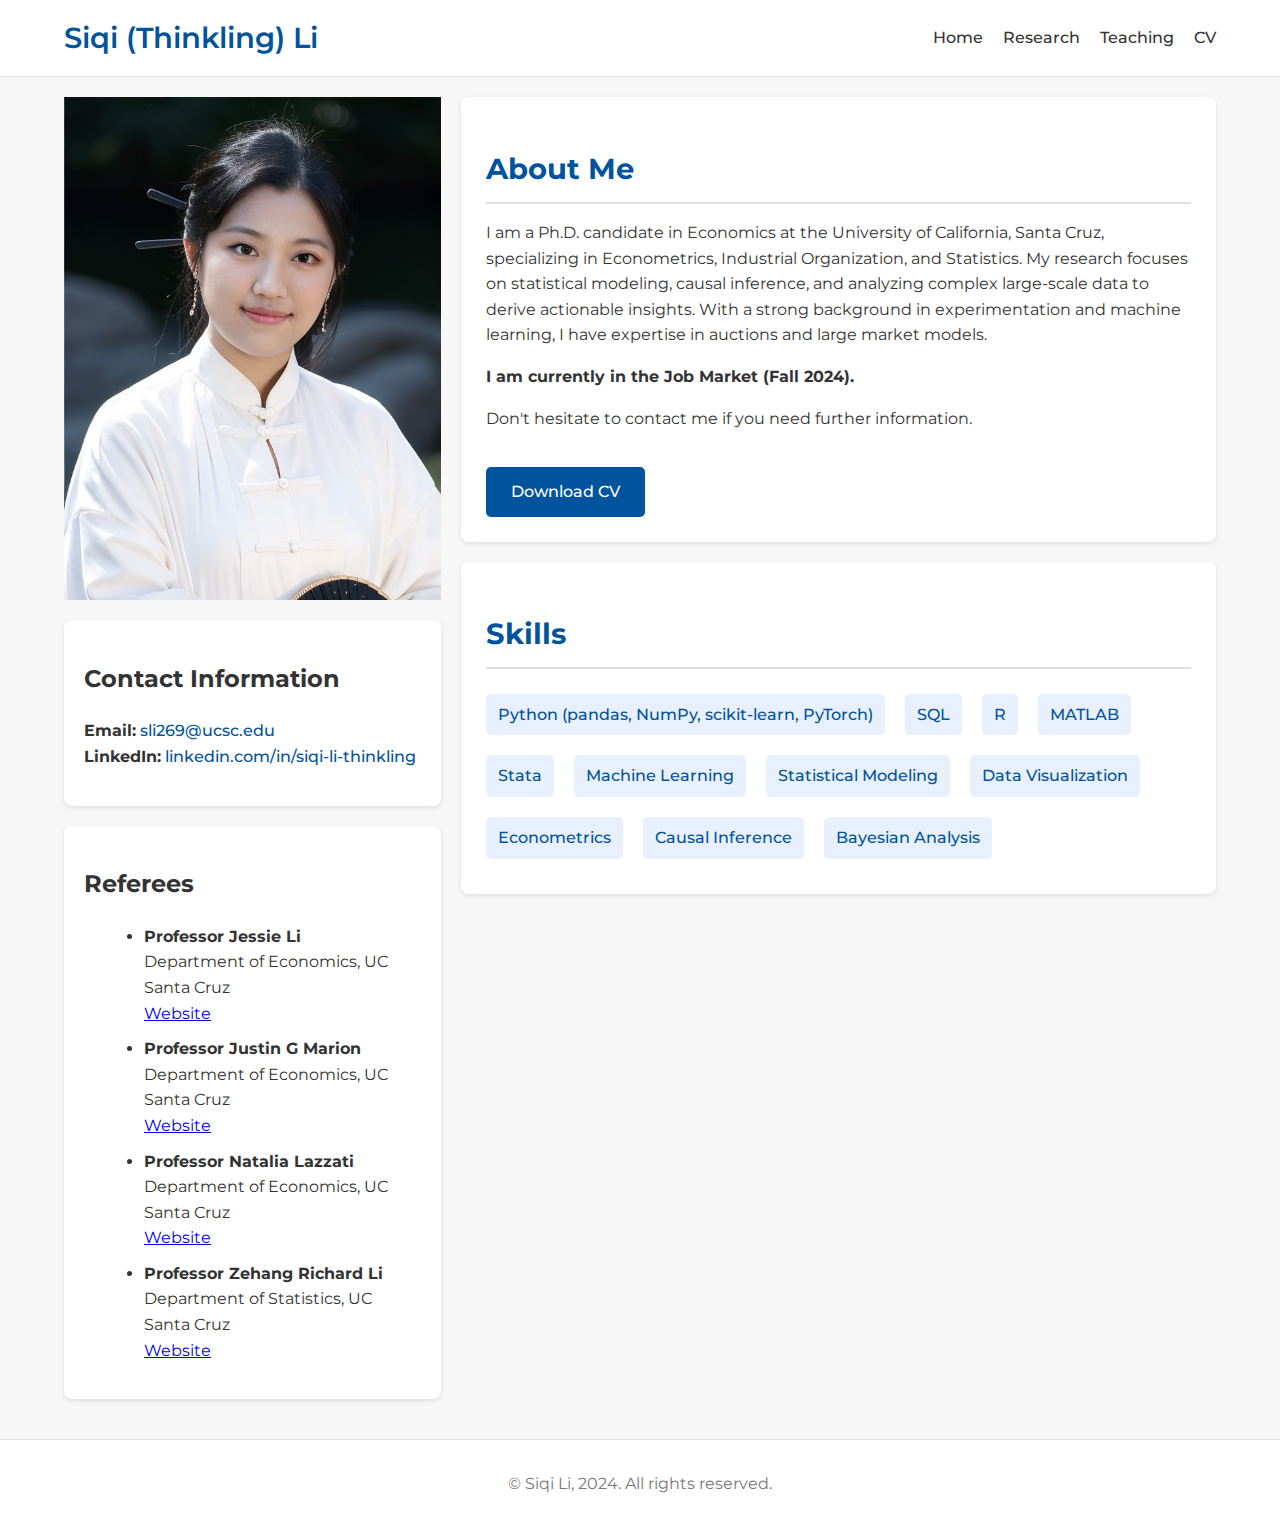
<file: index.html>
<!DOCTYPE html>
<html lang="en">
<head>
    <meta charset="UTF-8">
    <title>Siqi Li - Ph.D. Candidate in Economics</title>
    <meta name="viewport" content="width=device-width, initial-scale=1.0">
    <!-- Favicon -->
    <link rel="icon" href="favicon.ico" type="image/x-icon">
    <!-- External Stylesheet -->
    <link rel="stylesheet" href="styles.css">
    <!-- Meta Description and Keywords for SEO -->
    <meta name="description" content="Siqi Li's personal website - Ph.D. Candidate in Economics specializing in Econometrics, Industrial Organization, and Statistics.">
    <meta name="keywords" content="Siqi Li, Economics, PhD Candidate, Econometrics, Industrial Organization, Statistics">
</head>
<body>

    <!-- Header Section -->
    <header>
        <div class="container">
            <h1>Siqi (Thinkling) Li</h1>
            <nav>
                <div class="nav-links">
                    <a href="index.html">Home</a>
                    <a href="research.html">Research</a>
                    <a href="teaching.html">Teaching</a>
                    <a href="Siqi Li - CV.pdf" target="_blank">CV</a>
                </div>
            </nav>
        </div>
    </header>

    <div class="container">

        <div class="main-content">

            <!-- Left Column -->
            <div class="left-column">
                <!-- Profile Picture -->
                <img src="1.png" alt="Photo of Siqi Li">

                <!-- Contact Information -->
                <div class="contact-info">
                    <h2>Contact Information</h2>
                    <p>
                        <strong>Email:</strong> <a href="mailto:sli269@ucsc.edu">sli269@ucsc.edu</a><br>
                        <strong>LinkedIn:</strong> <a href="https://www.linkedin.com/in/siqi-li-thinkling/" target="_blank">linkedin.com/in/siqi-li-thinkling</a>
                    </p>
                </div>

                <!-- Referees Section -->
                <div class="referees-list">
                    <h2>Referees</h2>
                    <ul>
                        <li>
                            <strong>Professor Jessie Li</strong><br>
                            Department of Economics, UC Santa Cruz<br>
                            <a href="https://people.ucsc.edu/~jeqli/" target="_blank">Website</a>
                        </li>
                        <li>
                            <strong>Professor Justin G Marion</strong><br>
                            Department of Economics, UC Santa Cruz<br>
                            <a href="https://sites.google.com/view/justinmarion/home" target="_blank">Website</a>
                        </li>
                        <li>
                            <strong>Professor Natalia Lazzati</strong><br>
                            Department of Economics, UC Santa Cruz<br>
                            <a href="https://people.ucsc.edu/~nlazzati/index.html" target="_blank">Website</a>
                        </li>             
                       <li>
                            <strong>Professor Zehang Richard Li</strong><br>
                            Department of Statistics, UC Santa Cruz<br>
                            <a href="https://zehangli.com/" target="_blank">Website</a>
                        </li>                                               
                        <!-- Add more referees as needed -->
                    </ul>
                </div>
            </div>

            <!-- Right Column -->
            <div class="right-column">

                <!-- Introduction Section -->
                <section id="intro">
                    <h2>About Me</h2>
                    <p>
                        I am a Ph.D. candidate in Economics at the University of California, Santa Cruz, specializing in Econometrics, Industrial Organization, and Statistics. My research focuses on statistical modeling, causal inference, and analyzing complex large-scale data to derive actionable insights. With a strong background in experimentation and machine learning, I have expertise in auctions and large market models.
                    </p>
                    <strong>
                        I am currently in the Job Market (Fall 2024). 
                    </strong>
                    <p>
                            Don't hesitate to contact me if you need further information.
                    </p>
                    <!-- CV Download Button -->
                    <a href="Siqi Li - CV.pdf" class="cv-button" target="_blank">Download CV</a>
                </section>

                <!-- Skills Section -->
                <section id="skills">
                    <h2>Skills</h2>
                    <div class="skills-list">
                        <div class="skill-item">Python (pandas, NumPy, scikit-learn, PyTorch)</div>
                        <div class="skill-item">SQL</div>
                        <div class="skill-item">R</div>
                        <div class="skill-item">MATLAB</div>
                        <div class="skill-item">Stata</div>
                        <div class="skill-item">Machine Learning</div>
                        <div class="skill-item">Statistical Modeling</div>
                        <div class="skill-item">Data Visualization</div>
                        <div class="skill-item">Econometrics</div>
                        <div class="skill-item">Causal Inference</div>
                        <div class="skill-item">Bayesian Analysis</div>
                    </div>
                </section>

            </div>

        </div>

    </div>

    <!-- Footer Section -->
    <footer>
        <p>&copy; Siqi Li, 2024. All rights reserved.</p>
    </footer>

</body>
</html>
</file>
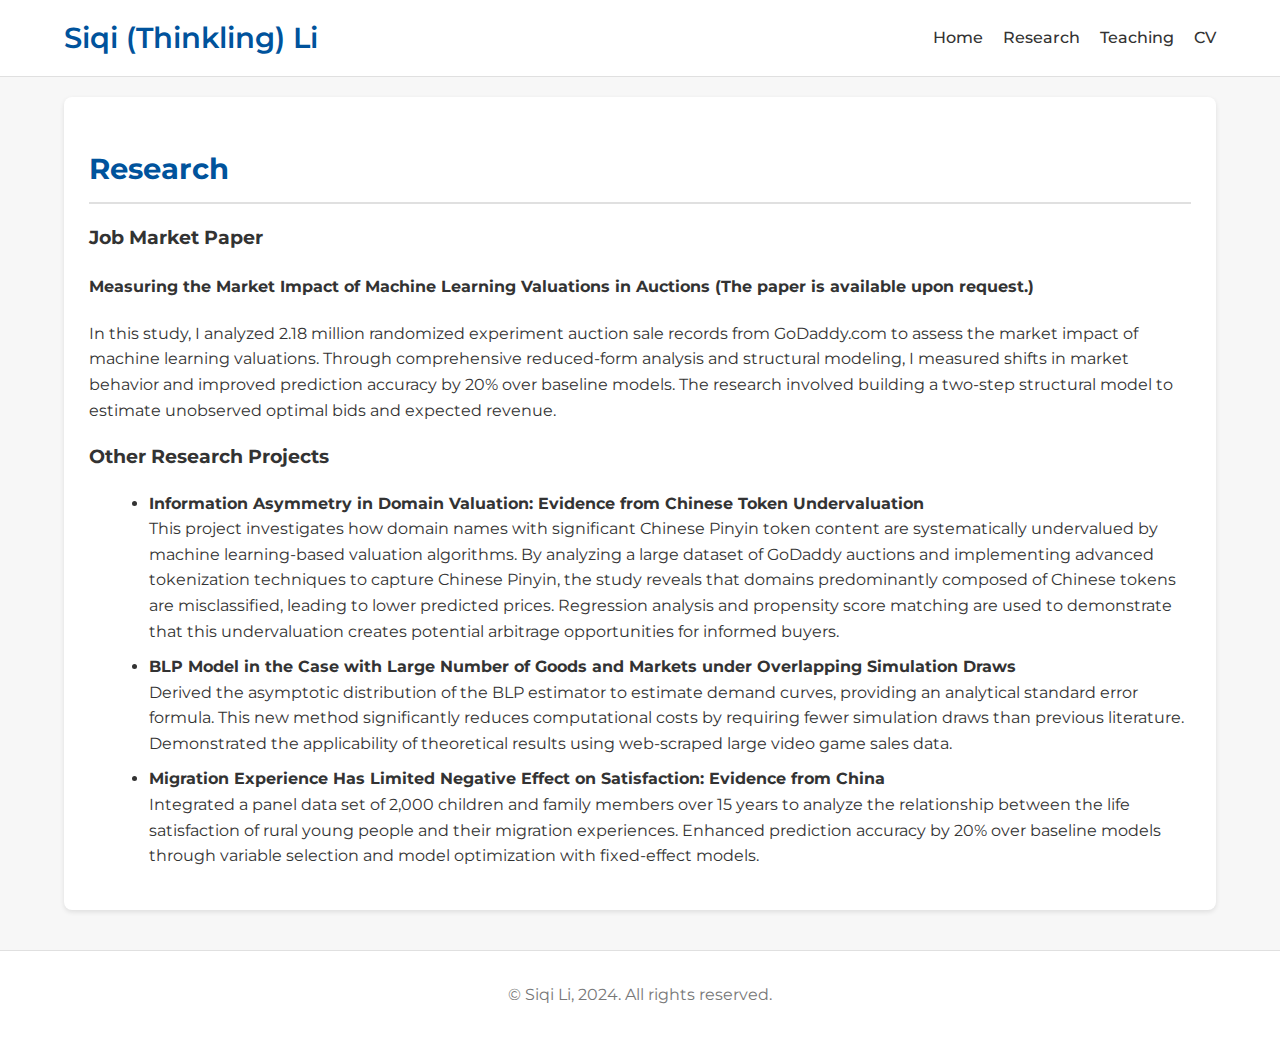
<file: research.html>
<!DOCTYPE html>
<html lang="en">
<head>
    <meta charset="UTF-8">
    <title>Research - Siqi Li</title>
    <meta name="viewport" content="width=device-width, initial-scale=1.0">
    <!-- Favicon -->
    <link rel="icon" href="favicon.ico" type="image/x-icon">
    <!-- External Stylesheet -->
    <link rel="stylesheet" href="styles.css">
    <!-- Meta Description and Keywords for SEO -->
    <meta name="description" content="Research projects and publications by Siqi Li, Ph.D. Candidate in Economics specializing in Econometrics, Industrial Organization, and Statistics.">
    <meta name="keywords" content="Siqi Li, Research, Economics, Econometrics, Industrial Organization, Statistics">
</head>
<body>

    <!-- Header Section -->
    <header>
        <div class="container">
            <h1>Siqi (Thinkling) Li</h1>
            <nav>
                <div class="nav-links">
                    <a href="index.html">Home</a>
                    <a href="research.html">Research</a>
                    <a href="teaching.html">Teaching</a>
                    <a href="Siqi Li - CV.pdf" target="_blank">CV</a>
                </div>
            </nav>
        </div>
    </header>

    <div class="container">

        <!-- Research Section -->
        <section id="research">
            <h2>Research</h2>

            <h3>Job Market Paper</h3>
            <h4>Measuring the Market Impact of Machine Learning Valuations in Auctions (The paper is available upon request.)</h4>
            <p>
                In this study, I analyzed 2.18 million randomized experiment auction sale records from GoDaddy.com to assess the market impact of machine learning valuations. Through comprehensive reduced-form analysis and structural modeling, I measured shifts in market behavior and improved prediction accuracy by 20% over baseline models. The research involved building a two-step structural model to estimate unobserved optimal bids and expected revenue.
            </p>
            <!-- Provide a link to your paper if available -->
            <!-- <a href="Job_Market_Paper_Siqi_Li.pdf" class="cv-button" target="_blank">Download Paper</a> -->

            <h3>Other Research Projects</h3>
            <ul>
                <li>
                    <strong>Information Asymmetry in Domain Valuation: Evidence from Chinese Token Undervaluation</strong><br>
                    This project investigates how domain names with significant Chinese Pinyin token content are systematically undervalued by machine learning-based valuation algorithms. By analyzing a large dataset of GoDaddy auctions and implementing advanced tokenization techniques to capture Chinese Pinyin, the study reveals that domains predominantly composed of Chinese tokens are misclassified, leading to lower predicted prices. Regression analysis and propensity score matching are used to demonstrate that this undervaluation creates potential arbitrage opportunities for informed buyers.
                </li>
                <li>
                    <strong>BLP Model in the Case with Large Number of Goods and Markets under Overlapping Simulation Draws</strong><br>
                    Derived the asymptotic distribution of the BLP estimator to estimate demand curves, providing an analytical standard error formula. This new method significantly reduces computational costs by requiring fewer simulation draws than previous literature. Demonstrated the applicability of theoretical results using web-scraped large video game sales data.
                </li>
                <li>
                    <strong>Migration Experience Has Limited Negative Effect on Satisfaction: Evidence from China</strong><br>
                    Integrated a panel data set of 2,000 children and family members over 15 years to analyze the relationship between the life satisfaction of rural young people and their migration experiences. Enhanced prediction accuracy by 20% over baseline models through variable selection and model optimization with fixed-effect models.
                </li>

            </ul>
        </section>

        <!-- Optional: Skills Section -->
        <!-- You can include the Skills section here as well if desired -->

    </div>

    <!-- Footer Section -->
    <footer>
        <p>&copy; Siqi Li, 2024. All rights reserved.</p>
    </footer>

</body>
</html>
</file>
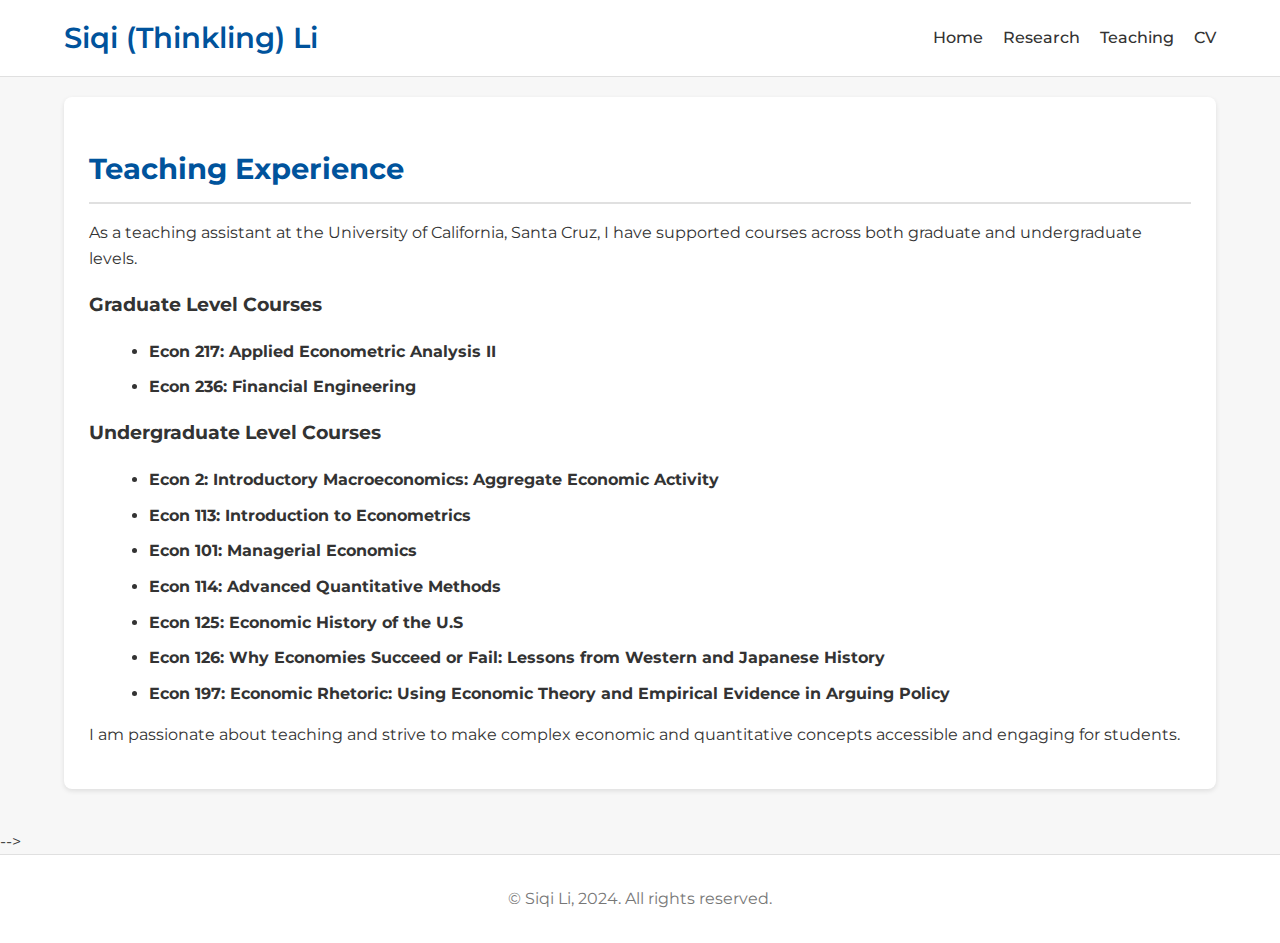
<file: teaching.html>
<!DOCTYPE html>
<html lang="en">
<head>
    <meta charset="UTF-8">
    <title>Teaching - Siqi Li</title>
    <meta name="viewport" content="width=device-width, initial-scale=1.0">
    <!-- Favicon -->
    <link rel="icon" href="favicon.ico" type="image/x-icon">
    <!-- External Stylesheet -->
    <link rel="stylesheet" href="styles.css">
    <!-- Meta Description and Keywords for SEO -->
    <meta name="description" content="Teaching experience of Siqi Li, Ph.D. Candidate in Economics specializing in Econometrics, Industrial Organization, and Statistics.">
    <meta name="keywords" content="Siqi Li, Teaching, Economics, Econometrics, Industrial Organization, Statistics">
</head>
<body>

    <!-- Header Section -->
    <header>
        <div class="container">
            <h1>Siqi (Thinkling) Li</h1>
            <nav>
                <div class="nav-links">
                    <a href="index.html">Home</a>
                    <a href="research.html">Research</a>
                    <a href="teaching.html">Teaching</a>
                    <a href="Siqi Li - CV.pdf" target="_blank">CV</a>
                </div>
            </nav>
        </div>
    </header>

    <div class="container">

        <!-- Teaching Section -->
        <section id="teaching">
            <h2>Teaching Experience</h2>
            <p>
                As a teaching assistant at the University of California, Santa Cruz, I have supported courses across both graduate and undergraduate levels.
            </p>

            <h3>Graduate Level Courses</h3>
            <ul>
                <li><strong>Econ 217: Applied Econometric Analysis II</strong></li>
                <li><strong>Econ 236: Financial Engineering</strong></li>
            </ul>

            <h3>Undergraduate Level Courses</h3>
            <ul>
                <li><strong>Econ 2: Introductory Macroeconomics: Aggregate Economic Activity</strong></li>                  <li><strong>Econ 113: Introduction to Econometrics</strong></li>
                <li><strong>Econ 101: Managerial Economics</strong></li>
                <li><strong>Econ 114: Advanced Quantitative Methods</strong></li>
                <li><strong>Econ 125: Economic History of the U.S</strong></li>
                <li><strong>Econ 126: Why Economies Succeed or Fail: Lessons from Western and Japanese History</strong></li>
                <li><strong>Econ 197: Economic Rhetoric: Using Economic Theory and Empirical Evidence in Arguing Policy</strong></li>                                                   
            </ul>

            <p>
                I am passionate about teaching and strive to make complex economic and quantitative concepts accessible and engaging for students.
            </p>
        </section>

        <!-- Optional: Skills Section -->
        <!-- If you want to include the Skills section here as well -->
        <!--
        <section id="skills">
            <h2>Skills</h2>
            <div class="skills-list">
                <!-- Add skills as in the index.html -->
            </div>
        </section>
        -->

        <!-- Contact Information is already on the home page -->

    </div>

    <!-- Footer Section -->
    <footer>
        <p>&copy; Siqi Li, 2024. All rights reserved.</p>
    </footer>

</body>
</html>
</file>
<file: styles.css>
/* styles.css */

/* Google Fonts Import */
@import url('https://fonts.googleapis.com/css2?family=Montserrat:wght@400;600&display=swap');

body {
    font-family: 'Montserrat', sans-serif;
    line-height: 1.6;
    margin: 0;
    padding: 0;
    color: #333;
    background-color: #f7f7f7;
    font-size: 16px;
}

header {
    background-color: #ffffff;
    border-bottom: 1px solid #e0e0e0;
    position: sticky;
    top: 0;
    z-index: 1000;
}

header .container {
    display: flex;
    align-items: center;
    justify-content: space-between;
    padding: 15px 20px;
    max-width: 1200px;
    margin: 0 auto;
}

header h1 {
    margin: 0;
    font-size: 1.8em;
    font-weight: 600;
    color: #00539C;
}

nav a {
    color: #333;
    text-decoration: none;
    margin-left: 20px;
    font-weight: 500;
}

nav a:hover {
    color: #00539C;
}

nav .nav-links {
    display: flex;
    align-items: center;
}

.container {
    width: 90%;
    max-width: 1200px;
    margin: 0 auto;
    padding: 20px 0;
}

.main-content {
    display: flex;
    flex-wrap: wrap;
    gap: 20px;
}

.left-column {
    flex: 1;
    min-width: 250px;
}

.right-column {
    flex: 2;
    min-width: 300px;
}

.left-column img {
    width: 100%;
    height: auto;
    display: block;
    margin-bottom: 20px;
}

.contact-info, .referees-list {
    background: #ffffff;
    padding: 20px;
    border-radius: 8px;
    margin-bottom: 20px;
    box-shadow: 0 2px 5px rgba(0,0,0,0.1);
}

.contact-info a {
    color: #00539C;
    text-decoration: none;
    font-weight: 500;
}

.contact-info a:hover {
    text-decoration: underline;
}

section {
    background: #ffffff;
    padding: 25px;
    margin-bottom: 20px;
    border-radius: 8px;
    box-shadow: 0 2px 5px rgba(0,0,0,0.1);
}

section h2 {
    font-size: 1.8em;
    margin-bottom: 15px;
    color: #00539C;
    border-bottom: 2px solid #e0e0e0;
    padding-bottom: 10px;
}

.skills-list {
    display: flex;
    flex-wrap: wrap;
    margin: 0 -10px;
}

.skill-item {
    background-color: #e8f0fe;
    color: #00539C;
    padding: 8px 12px;
    margin: 10px;
    border-radius: 5px;
    font-weight: 500;
}

footer {
    background: #ffffff;
    color: #777;
    text-align: center;
    padding: 15px 0;
    border-top: 1px solid #e0e0e0;
}

.cv-button {
    display: inline-block;
    padding: 12px 25px;
    background-color: #00539C;
    color: #ffffff;
    text-decoration: none;
    border-radius: 5px;
    font-weight: 500;
    margin-top: 20px;
}

.cv-button:hover {
    background-color: #003f7d;
}

ul {
    list-style-type: disc;
    margin-left: 20px;
}

li {
    margin-bottom: 10px;
}

@media screen and (max-width: 768px) {
    .main-content {
        flex-direction: column;
    }
    .left-column, .right-column {
        min-width: 100%;
    }
}
</file>
